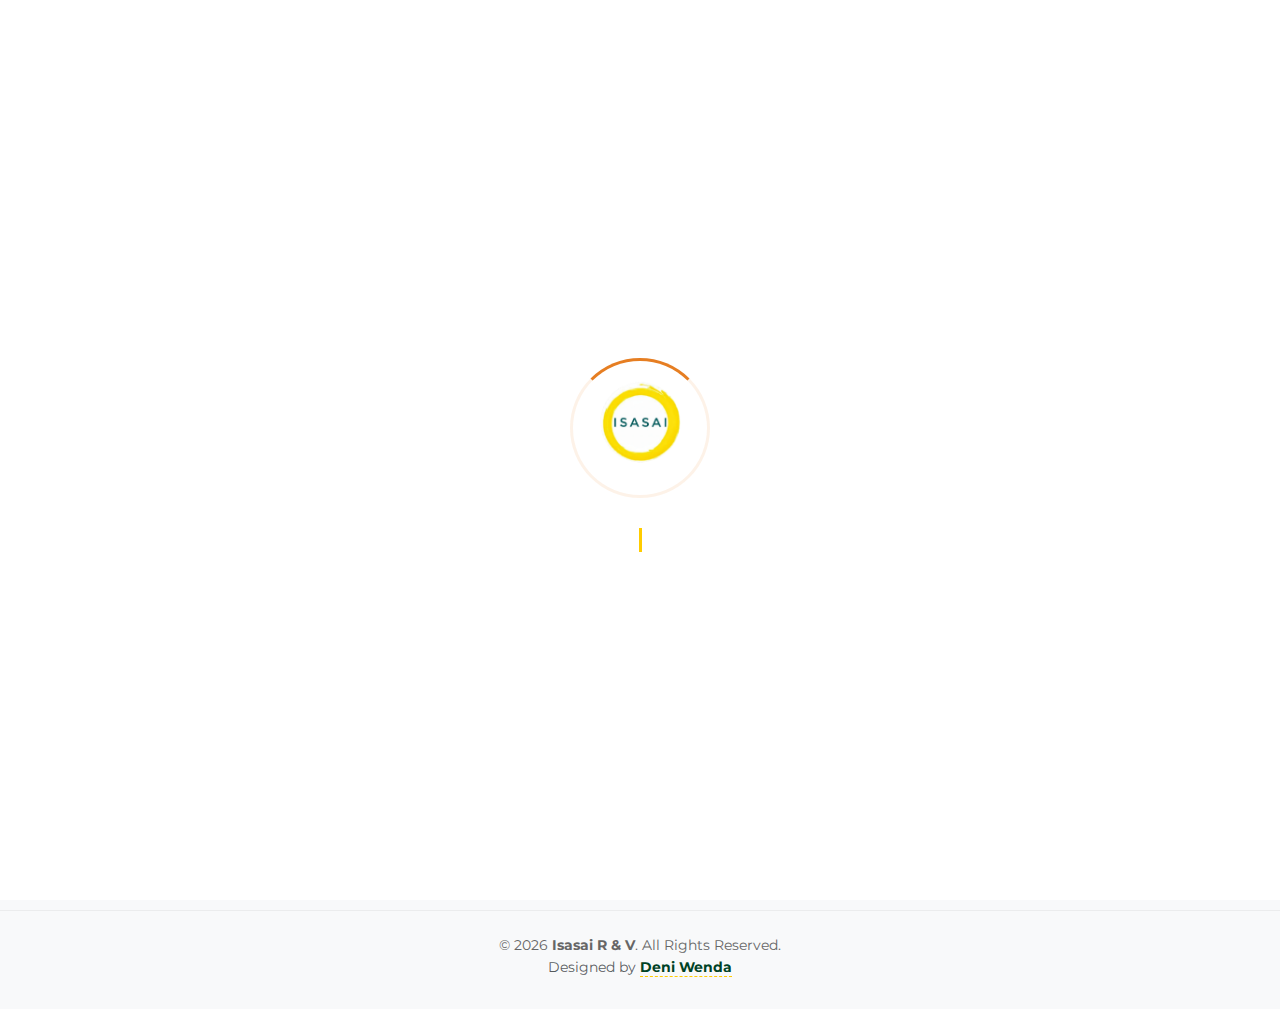
<file: index.html>
<!DOCTYPE html>
<html lang="id">

<head>
    <meta charset="UTF-8">
    <meta name="viewport" content="width=device-width, initial-scale=1.0">
    <title>Isasai R &amp; V | Digital Menu</title>
    <!-- SEO BASIC -->
    <meta name="description"
        content="Isasai R & V adalah restoran & venue di Jayapura dengan menu makanan dan minuman khas Papua. Nikmati hidangan lezat dengan view indah Danau Sentani.">
    <meta name="keywords"
        content="Isasai, Isasai R & V, Isasai Jayapura, Isasai Danau Sentani, restoran Jayapura, restoran Danau Sentani, cafe Jayapura, tempat makan Jayapura, menu Isasai">
    <meta name="author" content="Isasai R & V">
    <meta name="robots" content="index, follow">

    <!-- LOCATION & LOCAL SEO -->
    <meta name="geo.region" content="ID-PAP">
    <meta name="geo.placename" content="Jayapura, Papua">
    <meta name="geo.position" content="-2.598041;140.622625">
    <meta name="ICBM" content="-2.598041, 140.622625">

    <!-- OPEN GRAPH (Facebook, WhatsApp, IG) -->
    <meta property="og:title" content="Isasai R & V | Restoran & Venue di Jayapura">
    <meta property="og:description"
        content="Menu makanan & minuman khas Papua dengan view Danau Sentani. Isasai R & V – Jayapura.">
    <meta property="og:type" content="Menu Online">
    <meta property="og:url" content="https://isasaimenu.online/">
    <meta property="og:image" content="https://isasaimenu.online/assets/Logo-isasai1.png">
    <meta property="og:locale" content="id_ID">

    <!-- TWITTER CARD -->
    <meta name="twitter:card" content="summary_large_image">
    <meta name="twitter:title" content="Isasai R & V | Restoran Jayapura">
    <meta name="twitter:description"
        content="Restoran & venue dengan menu khas Papua dan view Danau Sentani di Jayapura.">
    <meta name="twitter:image" content="https://isasaimenu.online/assets/Logo-isasai1.png">

    <link href="https://cdn.jsdelivr.net/npm/bootstrap@5.3.0/dist/css/bootstrap.min.css" rel="stylesheet">
    <link rel="stylesheet" href="https://cdn.jsdelivr.net/npm/bootstrap-icons@1.11.0/font/bootstrap-icons.css">
    <link href="https://cdn.jsdelivr.net/npm/bootstrap-icons/font/bootstrap-icons.css" rel="stylesheet">
    <link
        href="https://fonts.googleapis.com/css2?family=Playfair+Display:wght@700&family=Montserrat:wght@500&display=swap"
        rel="stylesheet">
    <link rel="stylesheet" href="css/style-v2.css">
</head>

<body>
    <div id="preloader">
    <div class="loader-content">
        <div class="logo-wrapper">
            <img src="assets/Logo-isasai.png" alt="Logo Isasai" class="loader-logo">
            <div class="spinner"></div>
        </div>

        <div class="typing-container">
            <div class="loading-text">Welcome To Our Digital Menu</div>
        </div>
    </div>
</div>
    <header id="hero-view" class="hero-section d-flex align-items-center justify-content-center text-center text-white">
        <div class="hero-overlay"></div>
        <div class="hero-content position-relative p-4" style="z-index: 2">
            <div class="glass-card p-5 shadow-lg">
                <img src="assets/Logo-isasai.png" alt="Logo Isasai" class="hero-logo">
                <h1 class="display-5 fw-bold cafe-title">ISASAI</h1>
                <h4 class="fst-italic">R &amp; V</h4>
                <p class="lead small mb-4 px-3">
                    Menyediakan Kebaikan Tanah Papua, <br>
                    Hadir Setiap Hari.
                </p>
                <button type="button" class="btn btn-cta-orange btn-lg px-5 fw-bold shadow" onclick="enterApp()">
                    Lihat Menu
                </button>
            </div>
        </div>
    </header>

    <div id="main-app" style="display: none;">
        <nav class="navbar navbar-dark sticky-top p-3 shadow">
            <div class="container d-flex justify-content-between align-items-center">
                <a class="navbar-brand d-flex align-items-center" href="#home" onclick="showPage('home')">
                    <span class="fs-4 me-2">ISASAI ~</span>
                    <span class="fs-6 fst-italic text-warning">R &amp; V</span>
                </a>
                <div class="position-relative cart-icon" onclick="showPage('cart')" role="button">
                    <i class="bi bi-bag-fill fs-3 text-white cart-target"></i>
                    <span id="cart-count" class="badge rounded-pill bg-danger">0</span>
                </div>
            </div>
        </nav>

        <main class="container my-4">
            <section id="home-view">
                <div class="category-scroll-container">
                    <div class="d-flex flex-nowrap gap-2 py-2 px-1" id="category-list">
                        <button type="button" onclick="filterMenu('Semua')"
                            class="btn btn-cat active fw-bold">Semua</button>

                        <div class="dropdown">
                            <button type="button" class="btn btn-cat dropdown-toggle fw-bold" data-bs-toggle="dropdown">
                                Makanan
                            </button>
                            <ul class="dropdown-menu shadow">
                                <li>
                                    <button type="button" class="dropdown-item" onclick="filterSub('Paket/Combo')">Paket
                                        / Combo</button>
                                </li>
                                <li>
                                    <button type="button" class="dropdown-item" onclick="filterSub('Menu Satuan')">Menu
                                        Satuan</button>
                                </li>
                                <li>
                                    <button type="button" class="dropdown-item"
                                        onclick="window.location.href='tumpeng.html'">Tumpeng Isasai</button>
                                </li>
                                <li>
                                    <button type="button" class="dropdown-item"
                                        onclick="window.location.href='hampers.html'">Hampers Isasai</button>
                                </li>
                                <li>
                                    <button type="button" class="dropdown-item"
                                        onclick="window.location.href='mealbox.html'">Mealbox Isasai</button>
                                </li>
                            </ul>
                        </div>

                        <div class="dropdown">
                            <button type="button" class="btn btn-cat dropdown-toggle fw-bold" data-bs-toggle="dropdown">
                                Minuman
                            </button>
                            <ul class="dropdown-menu shadow">
                                <li><button type="button" class="dropdown-item"
                                        onclick="filterSub('Teh Herbal Papua')">Tea Herbal Papua</button></li>
                                <li><button type="button" class="dropdown-item" onclick="filterSub('Kopi')">Kopi
                                        Arabika Papua</button></li>
                                <li><button type="button" class="dropdown-item" onclick="filterSub('Jus')">Jus
                                        Buah Segar</button></li>
                                <li><button type="button" class="dropdown-item" onclick="filterSub('Special')">Minuman
                                        Spesial</button></li>
                                <li><button type="button" class="dropdown-item" onclick="filterSub('Teh Biasa')">Tea
                                        Variasi</button></li>
                            </ul>
                        </div>

                        <div class="dropdown">
                            <button type="button" class="btn btn-cat dropdown-toggle fw-bold" data-bs-toggle="dropdown">
                                Snack
                            </button>
                            <ul class="dropdown-menu shadow">
                                <li>
                                    <button type="button" class="dropdown-item"
                                        onclick="filterSub('Snack Pangan Lokal')">
                                        Snack Isasai
                                    </button>
                                </li>
                                <li>
                                    <button type="button" class="dropdown-item"
                                        onclick="filterSub('Snack Plate Isasai')">
                                        Snack Plate Isasai
                                    </button>
                                </li>
                            </ul>
                        </div>
                        <button type="button" onclick="filterMenu('Extra')" class="btn btn-cat fw-bold">Extra</button>
                    </div>
                </div>

                <div class="row g-2" id="menu-container"></div>
            </section>

            <section id="cart-view" style="display:none;">
                <h4 class="mb-4 fw-bold">Detail Pesanan</h4>
                <div class="row">
                    <div class="col-lg-8 mb-4">
                        <div id="cart-items" class="card p-3 border-0 shadow-sm"></div>
                    </div>
                    <div class="col-lg-4">
                        <div class="card p-3 border-0 shadow-sm sticky-form">
                            <h5 class="fw-bold mb-3">Informasi Pelanggan</h5>
                            <form id="checkout-form">
                                <input type="text" id="nama" class="form-control mb-2" placeholder="Nama Lengkap"
                                    required>
                                <input type="tel" id="whatsapp" class="form-control mb-2" placeholder="Nomor yang bisa Dihubungi"
                                    required>
                                <textarea id="alamat" class="form-control mb-2"
                                    placeholder="Alamat (kosongkan jika makan di tempat)"></textarea>
                                <select id="pembayaran" class="form-select mb-3">
                                    <option>Transfer Bank / QRIS</option>
                                    <option>Tunai/Cash</option>
                                </select>
                                <div class="d-flex justify-content-between fs-5 fw-bold mb-3">
                                    <span>Total</span>
                                    <span id="total-harga" class="text-success">Rp 0</span>
                                </div>
                                <button type="submit" class="btn btn-success w-100 fw-bold p-3">
                                    <i class="bi bi-whatsapp me-2"></i>Kirim ke Admin
                                </button>
                            </form>
                        </div>
                    </div>
                </div>
            </section>

            <section id="contact-view" style="display:none; padding: 20px 16px 120px;">

                <h2 class="text-center mb-4">Kontak &amp; Lokasi</h2>

                <div class="contact-actions">

                    <a href="https://maps.google.com/?q=belakang+Expo+Waena+Jayapura" target="_blank"
                        class="contact-action">
                        <span class="icon">📍</span>
                        <div class="text">
                            <strong>Alamat</strong>
                            <small>Belakang Expo, Waena – Jayapura</small>
                        </div>
                    </a>

                    <a href="tel:+628114814415" class="contact-action">
                        <span class="icon">📞</span>
                        <div class="text">
                            <strong>Telepon</strong>
                            <small>+628114814415</small>
                        </div>
                    </a>

                    <div class="contact-action disabled">
                        <span class="icon">🕘</span>
                        <div class="text">
                            <strong>Jam Operasional</strong>
                            <small>10.00 – 21.00 WIT</small>
                        </div>
                    </div>

                </div>

                <div class="map-wrapper mt-4">
                    <iframe
                        src="https://www.google.com/maps/embed?pb=!1m18!1m12!1m3!1d3830.0251866194803!2d140.62262527478106!3d-2.5980407973799706!2m3!1f0!2f0!3f0!3m2!1i1024!2i768!4f13.1!3m3!1m2!1s0x686cf5a9c62d79b3%3A0xc37a24107e869a96!2sIsasai%20Restaurant%20%26%20Venue!5e1!3m2!1sen!2sid!4v1769332910744!5m2!1sen!2sid"
                        loading="lazy" allowfullscreen>
                    </iframe>
                </div>

            </section>

        </main>
    </div>

    <div id="floating-cart-bar" class="fixed-bottom p-3 d-none" style="z-index: 1050; bottom: 80px;">
        <div class="container">
            <div class="floating-checkout p-3 d-flex justify-content-between align-items-center"
                onclick="showPage('cart')">
                <div class="d-flex align-items-center">
                    <div class="bg-white text-orange rounded-circle px-2 py-1 me-3 fw-bold shadow-sm"
                        id="floating-count">0</div>
                    <span class="small fw-bold">PESANAN ANDA</span>
                </div>
                <div class="text-end">
                    <span class="fw-bold h5 mb-0" id="floating-total">Rp 0</span>
                    <i class="bi bi-chevron-right ms-2"></i>
                </div>
            </div>
        </div>
    </div>

    <nav class="mobile-bottom-nav" style="display:none;">
        <a class="nav-item" data-target="home" onclick="showPage('home')">
            <i class="bi bi-list"></i>
            <span>Menu</span>
        </a>
        <a class="nav-item" data-target="cart" onclick="showPage('cart')">
            <i class="bi bi-cart"></i>
            <span>Cart</span>
        </a>
        <a class="nav-item" data-target="contact" onclick="showPage('contact')">
            <i class="bi bi-geo-alt"></i>
            <span>Kontak</span>
        </a>
    </nav>

    <div class="modal fade" id="detailMenuModal" tabindex="-1" aria-hidden="true">
        <div class="modal-dialog modal-dialog-centered">
            <div class="modal-content border-0 shadow rounded-4">
                <div id="detail-menu-content">
                </div>
            </div>
        </div>
    </div>

    <footer class="copyright-section text-center py-4">
        <div class="container">
            <p class="mb-0">
                &copy; 2026 <strong>Isasai R &amp; V</strong>. All Rights Reserved.
            </p>
            <p class="small text-muted">
                Designed by <a href="https://apwenda.github.io/Deni-W/" target="_blank" class="designer-link">Deni
                    Wenda</a>
            </p>
        </div>
    </footer>
    <script src="https://cdn.jsdelivr.net/npm/bootstrap@5.3.0/dist/js/bootstrap.bundle.min.js"></script>
    <script src="js/script.js"></script>
    <script>
// Gunakan event 'DOMContentLoaded' agar jalan lebih cepat sebelum gambar berat di-load
window.addEventListener("DOMContentLoaded", function() {
    const loader = document.getElementById("preloader");
    const heroView = document.getElementById("hero-view");
    const mainApp = document.getElementById("main-app");
    const bottomNav = document.querySelector(".mobile-bottom-nav");

    const urlParams = new URLSearchParams(window.location.search);
    const targetPage = urlParams.get('page');

    if (targetPage === 'menu') {
        // --- JALUR PINTAS (TANPA LOADING & HERO) ---
        if (loader) loader.style.display = "none";

        // Sembunyikan Hero View secara agresif
        if (heroView) {
            heroView.style.setProperty('display', 'none', 'important');
            heroView.classList.add('hero-hidden');
        }

        // Tampilkan Main App & Navigasi
        if (mainApp) {
            mainApp.style.setProperty('display', 'block', 'important');
            mainApp.classList.add('show-app');
        }

        if (bottomNav) {
            bottomNav.style.setProperty('display', 'flex', 'important');
        }

        // Jalankan filter jika ada
        if (typeof filterMenu === "function") filterMenu('Semua');

    } else {
        // --- JALUR NORMAL (FIRST VISIT) ---
        window.addEventListener("load", function() {
            // Kita beri waktu 4000ms (4 detik) agar teks ketik selesai (durasi animasi 3.5s)
            setTimeout(function() {
                if (loader) {
                    loader.classList.add("loader-hidden");
                    // Hapus dari DOM setelah animasi fade-out selesai (0.5s)
                    setTimeout(() => loader.style.display = "none", 500);
                }
            }, 4000);
        });
    }
});
</script>
</body>

</html>
</file>
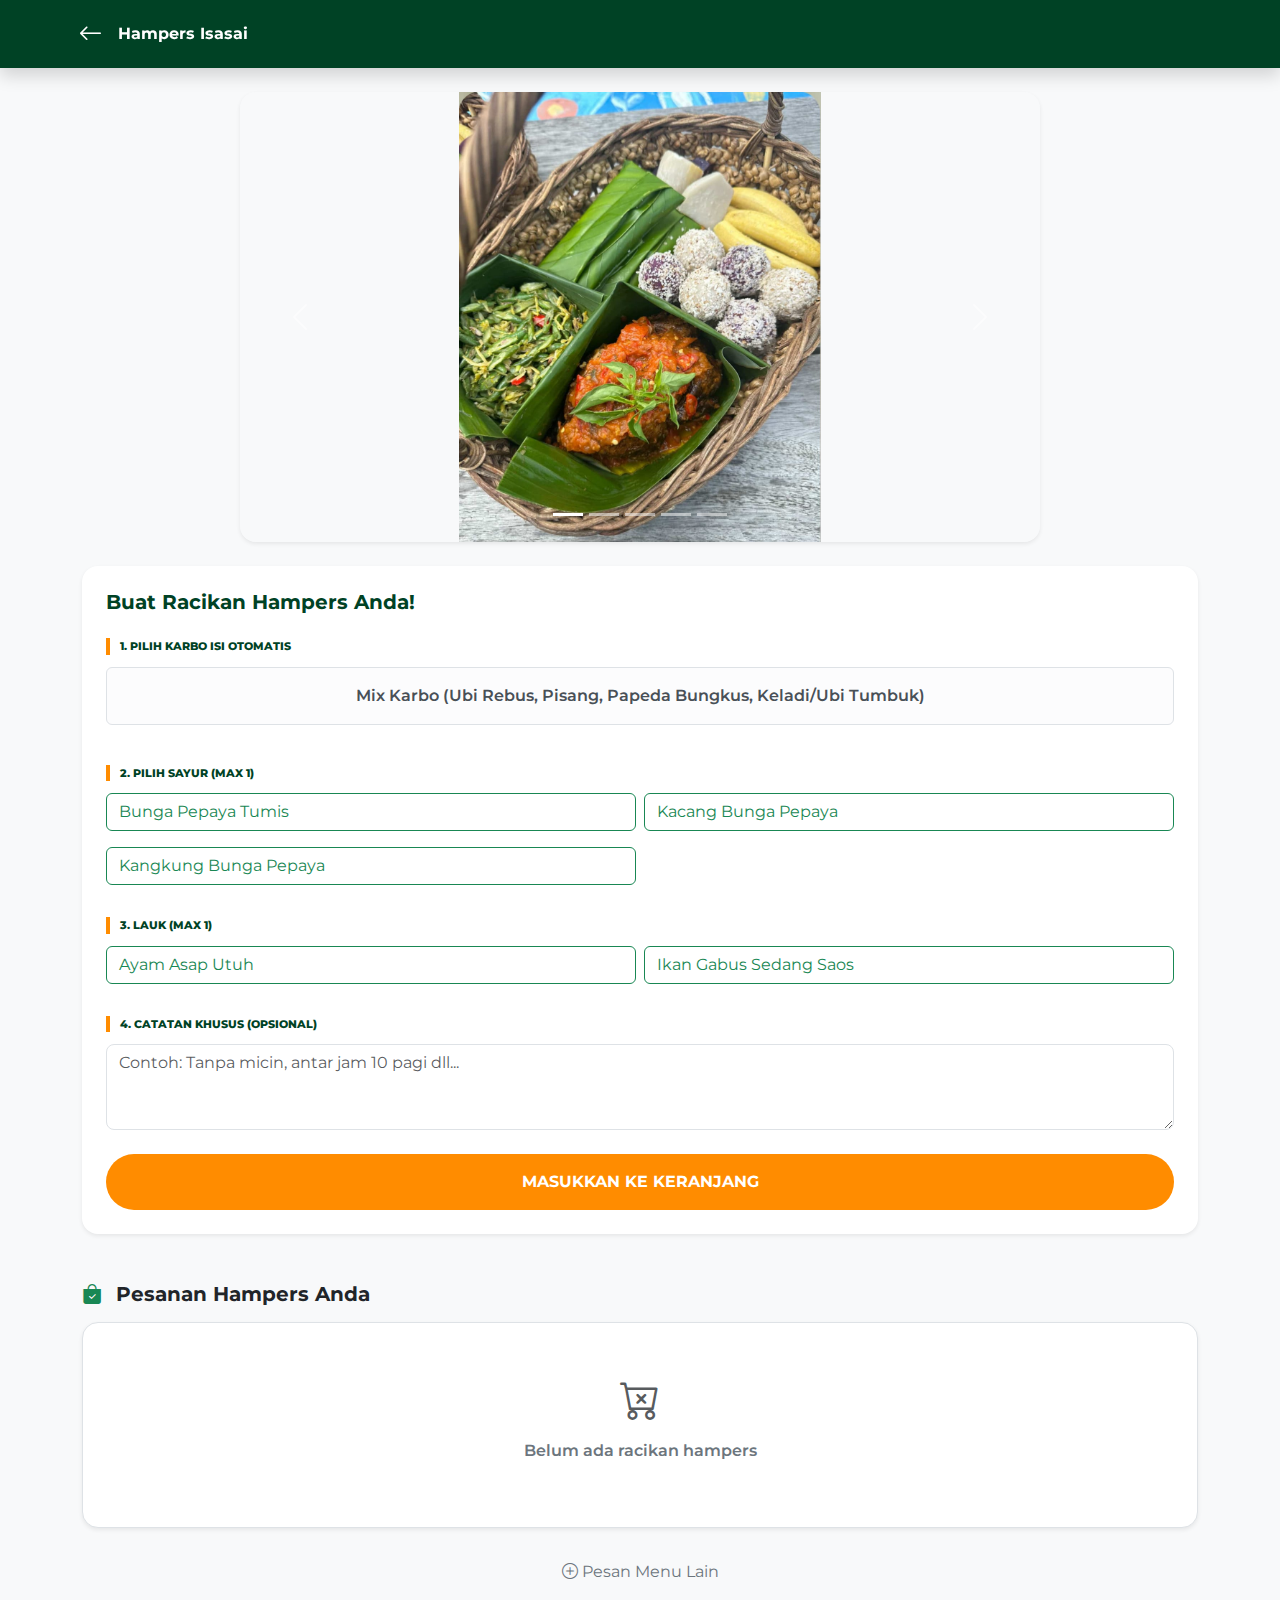
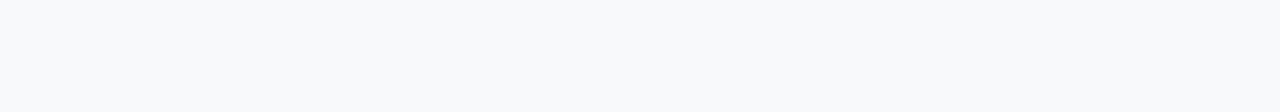
<file: hampers.html>
<!DOCTYPE html>
<html lang="id">

<head>
    <meta charset="UTF-8">
    <meta name="viewport" content="width=device-width, initial-scale=1.0">
    <title>Custom Hampers Papua | Isasai R & V</title>

    <link href="https://cdn.jsdelivr.net/npm/bootstrap@5.3.0/dist/css/bootstrap.min.css" rel="stylesheet">
    <link rel="stylesheet" href="https://cdn.jsdelivr.net/npm/bootstrap-icons@1.11.0/font/bootstrap-icons.css">
    <link href="https://fonts.googleapis.com/css2?family=Montserrat:wght@400;700&display=swap" rel="stylesheet">
    <link rel="stylesheet" href="css/hampers-style.css">
</head>

<body class="bg-light">

    <nav class="navbar navbar-dark sticky-top shadow" style="background-color: #004225;">
        <div class="container p-2">
            <a href="index.html" class="text-white text-decoration-none d-flex align-items-center">
                <i class="bi bi-arrow-left fs-4 me-3"></i>
                <span class="fw-bold">Hampers Isasai</span>
            </a>
        </div>
    </nav>

    <main class="container my-4 pb-5">

        <div id="carouselPromo" class="carousel slide mb-4 shadow-sm rounded-4 overflow-hidden" data-bs-ride="carousel">
            <div class="carousel-indicators" id="carousel-indicators"></div>
            <div class="carousel-inner" id="carousel-inner-promo"></div>
            <button class="carousel-control-prev" type="button" data-bs-target="#carouselPromo" data-bs-slide="prev">
                <span class="carousel-control-prev-icon"></span>
            </button>
            <button class="carousel-control-next" type="button" data-bs-target="#carouselPromo" data-bs-slide="next">
                <span class="carousel-control-next-icon"></span>
            </button>
        </div>

        <div class="card border-0 shadow-sm rounded-4 mb-5">
            <div class="card-body p-4">
                <h5 class="fw-bold mb-4" style="color: #004225;">Buat Racikan Hampers Anda!</h5>
                <form id="hampers-form">
                    <div class="mb-4">
                        <label class="section-label">1. PILIH KARBO ISI OTOMATIS</label>
                        <div id="karbo-container" class="row g-2"></div>
                    </div>

                    <div class="mb-4">
                        <label class="section-label">2. PILIH SAYUR (MAX 1)</label>
                        <div id="sayur-container" class="row g-2"></div>
                    </div>

                    <div class="mb-4">
                        <label class="section-label">3. LAUK (MAX 1)</label>
                        <div id="lauk-container" class="row g-2"></div>
                    </div>

                    <div class="mb-4">
                        <label class="section-label">4. CATATAN KHUSUS (OPSIONAL)</label>
                        <textarea id="catatan-khusus" class="form-control rounded-3" rows="3"
                            placeholder="Contoh: Tanpa micin, antar jam 10 pagi dll..."></textarea>
                    </div>

                    <button type="button" id="btn-add" class="btn btn-cta-orange w-100 py-3 rounded-pill fw-bold"
                        onclick="addToHampersCart()">
                        MASUKKAN KE KERANJANG
                    </button>
                </form>
            </div>
        </div>

        <div id="hampers-cart-view">
            <h5 class="fw-bold mb-3">
                <i class="bi bi-bag-check-fill me-2 text-success"></i>
                Pesanan Hampers Anda
            </h5>

            <div id="hampers-cart-items"></div>

            <div id="add-more-container" class="d-none mt-2 mb-4 text-center">
                <button type="button" class="btn btn-sm btn-outline-success rounded-pill px-4 fw-bold"
                    onclick="scrollToForm()">
                    <i class="bi bi-plus-lg me-1"></i> Tambah Hampers Lagi
                </button>
            </div>

            <div id="service-type-container" class="mb-4 d-none animate__animated animate__fadeIn">
                <label class="section-label mb-3 fs-5 text-center d-block">PILIH TIPE LAYANAN</label>
                <div class="row g-3">
                    <div class="col-6">
                        <input type="radio" class="btn-check" name="service-type" id="type-dinein" value="Dine In"
                            onchange="handleServiceSelection()">
                        <label class="service-card" for="type-dinein">
                            <i class="bi bi-shop color-circle"></i>
                            <span>Makan di Tempat</span>
                        </label>
                    </div>

                    <div class="col-6">
                        <input type="radio" class="btn-check" name="service-type" id="type-delivery" value="Delivery"
                            onchange="handleServiceSelection()">
                        <label class="service-card" for="type-delivery">
                            <i class="bi bi-truck"></i>
                            <span>Jarak Jauh</span>
                        </label>
                    </div>
                </div>
            </div>

            <div id="customer-info-form"
                class="card border-0 shadow-sm rounded-4 d-none animate__animated animate__fadeInUp">
                <div class="card-body p-4">
                    <h6 class="fw-bold mb-3" style="color: #004225;">Informasi Pelanggan</h6>

                    <div id="dp-alert" class="alert alert-warning py-2 mb-3 d-none"
                        style="font-size: 12px; border-radius: 10px; border: none; background-color: #fff3cd;">
                        <i class="bi bi-exclamation-triangle-fill me-2"></i>
                        <strong>Penting:</strong> Pesanan diproses setelah pembayaran <strong>DP minimal 50%</strong>.
                    </div>

                    <div class="mb-3">
                        <input type="text" id="cust-name" class="form-control form-control-sm rounded-3"
                            placeholder="Nama Lengkap">
                    </div>

                    <div class="mb-3">
                        <input type="tel" id="cust-phone" class="form-control form-control-sm rounded-3"
                            placeholder="No. WhatsApp Aktif">
                    </div>

                    <div id="delivery-fields" class="d-none">
                        <div class="mb-3">
                            <textarea id="cust-address" class="form-control form-control-sm rounded-3" rows="2"
                                placeholder="Alamat Pengiriman Lengkap"></textarea>
                        </div>
                        <div class="mb-3">
                            <input type="url" id="cust-maps" class="form-control form-control-sm rounded-3"
                                placeholder="Link Google Maps (Opsional)">
                        </div>
                    </div>

                    <div class="mb-0">
                        <label id="payment-label" class="form-label fw-bold small" style="color: #004225;">Metode
                            Pembayaran:</label>
                        <select id="cust-payment" class="form-select form-select-sm rounded-3">
                            <option value="" selected disabled>Pilih Metode Pembayaran</option>
                            <option value="Transfer Bank">Transfer Bank</option>
                            <option value="Tunai">Tunai / Cash</option>
                            <option value="QRIS">QRIS</option>
                        </select>
                    </div>
                </div>
            </div>

            <div class="mt-4 pb-5">
                <button class="btn btn-success w-100 py-3 rounded-pill fw-bold shadow mb-3" id="btn-checkout-wa"
                    style="display:none;" onclick="checkoutHampersWA()">
                    <i class="bi bi-whatsapp me-2"></i>Kirim Pesanan Hampers
                </button>

                <a href="index.html" class="btn btn-outline-secondary w-100 py-2 rounded-pill border-0">
                    <i class="bi bi-plus-circle me-1"></i>Pesan Menu Lain
                </a>
            </div>

        </div>
    </main>

    <script src="https://cdn.jsdelivr.net/npm/bootstrap@5.3.0/dist/js/bootstrap.bundle.min.js"></script>
    <script src="js/hampers-logic.js"></script>

</body>

</html>
</file>
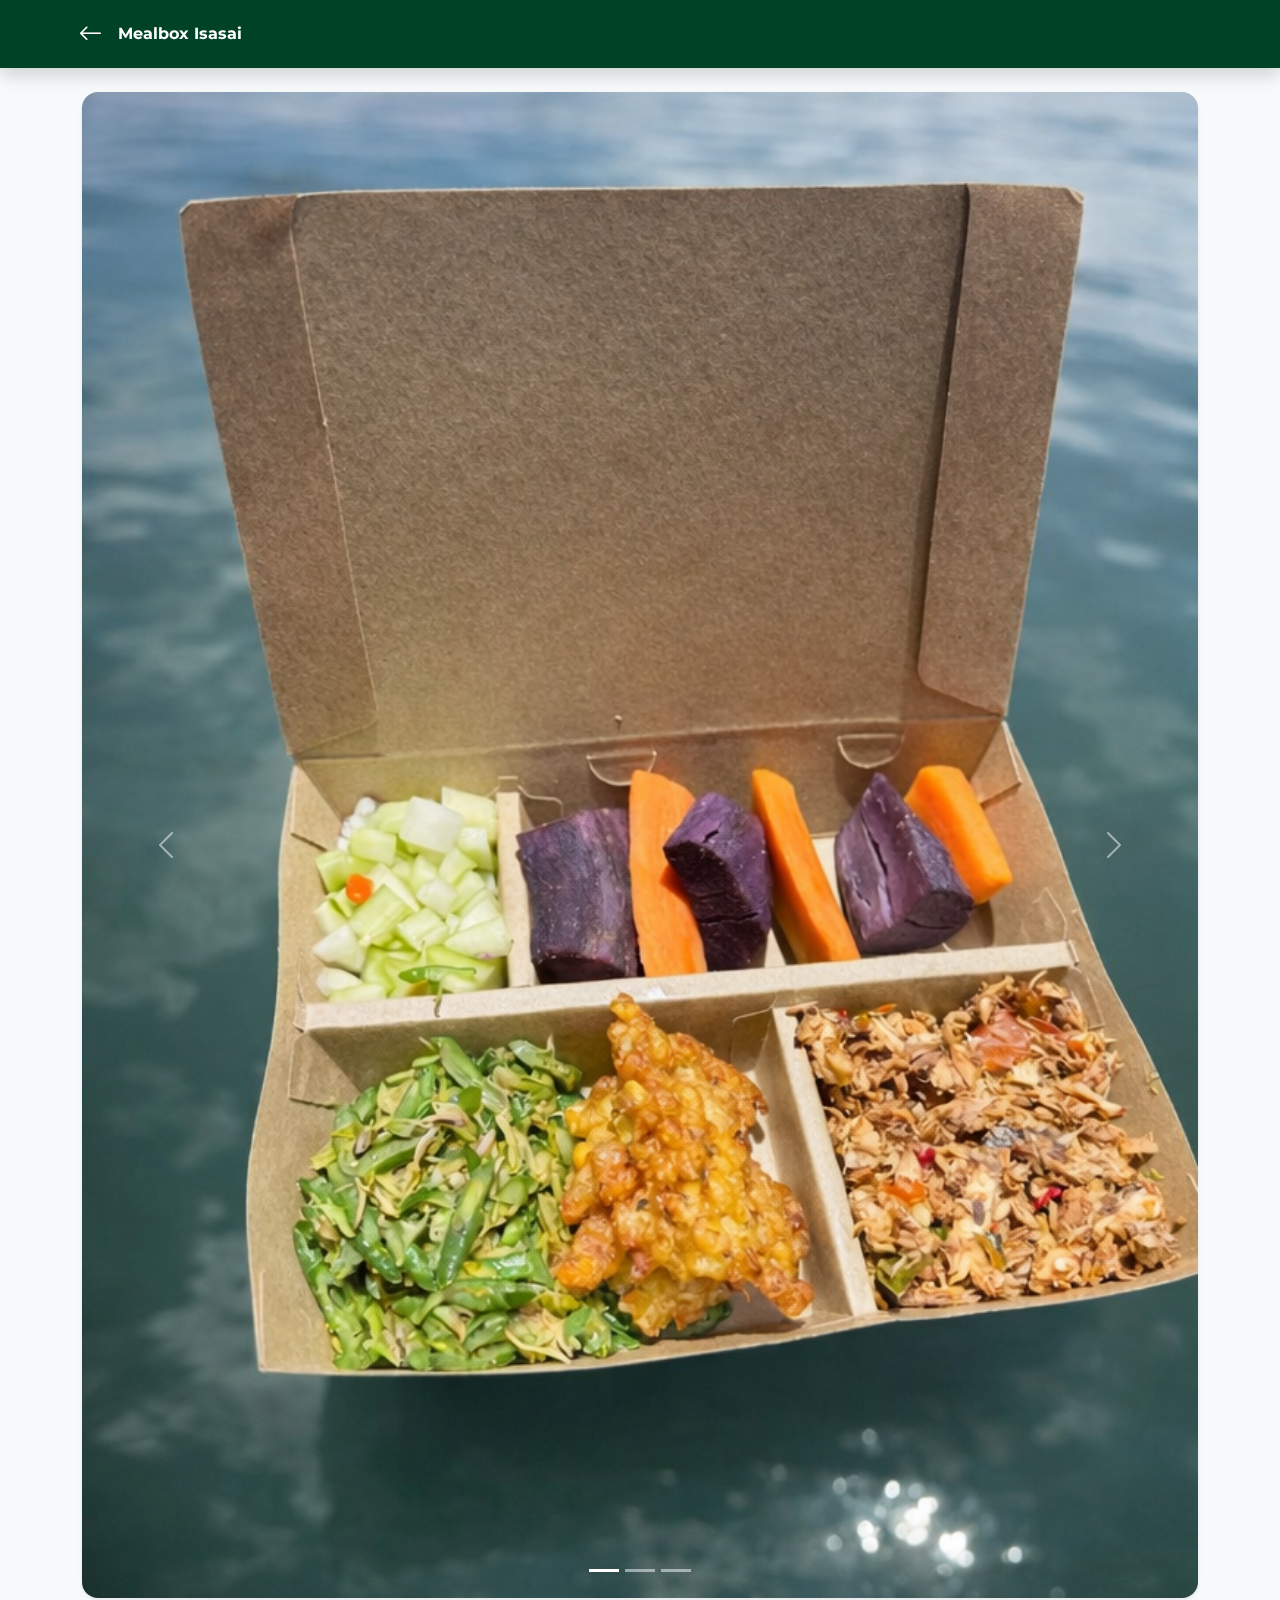
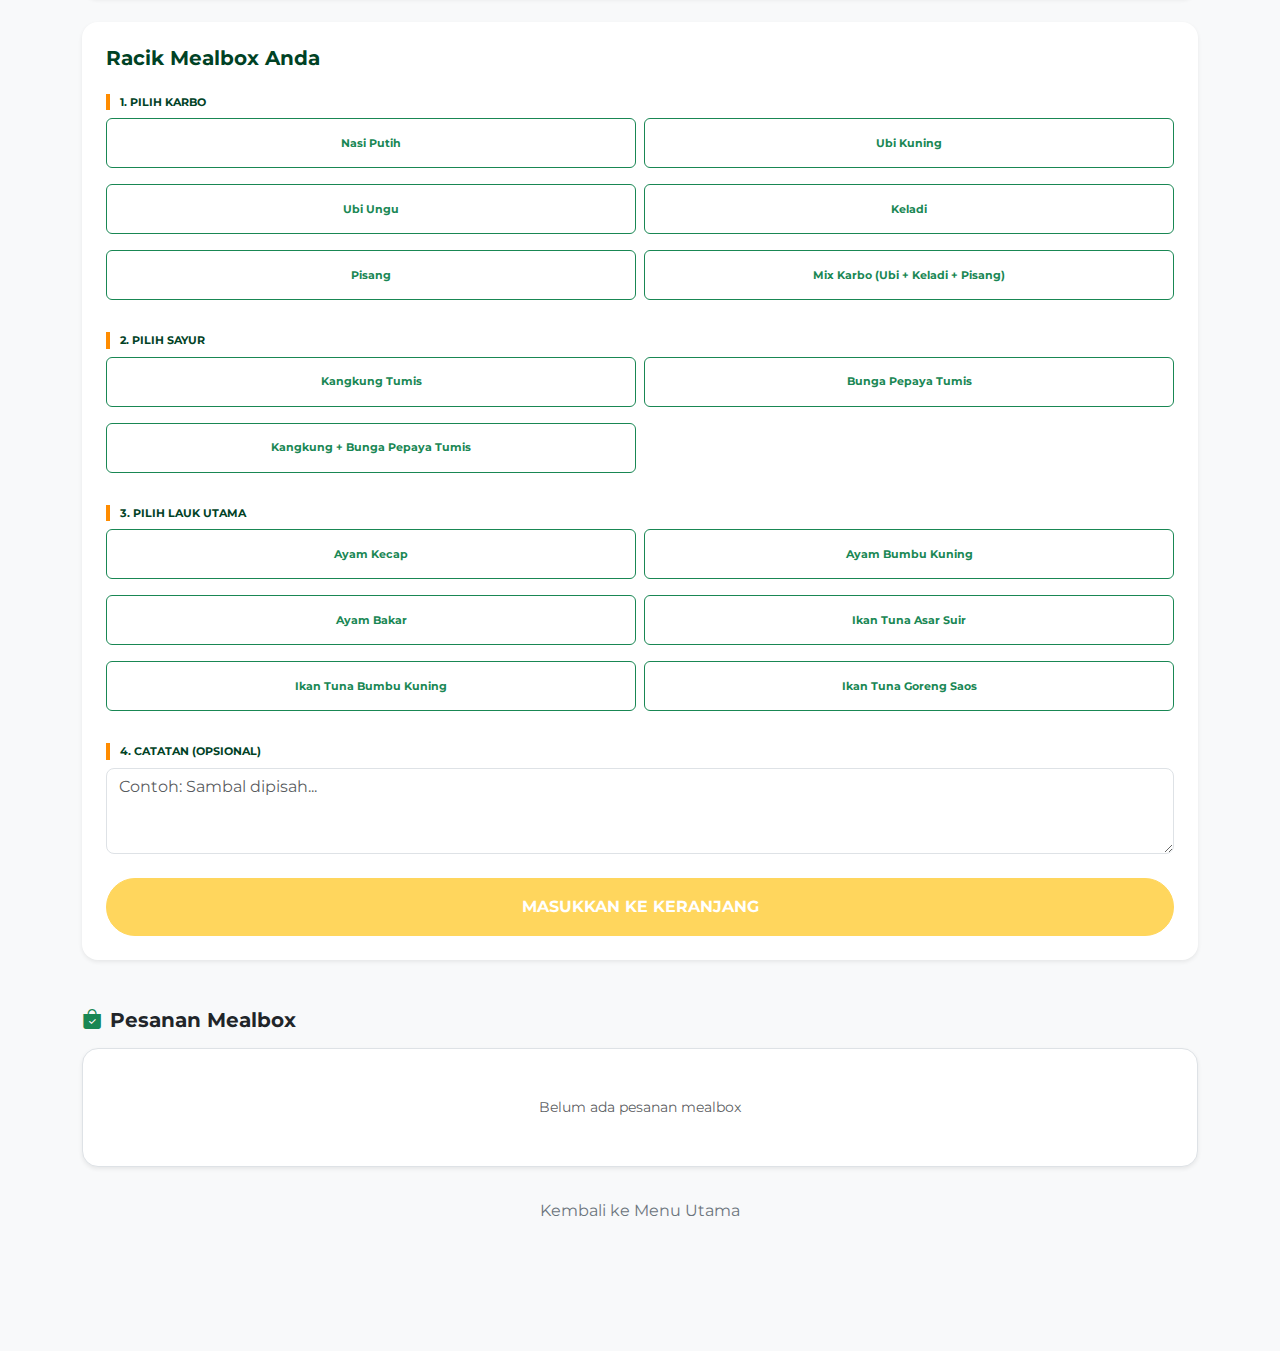
<file: mealbox.html>
<!DOCTYPE html>
<html lang="id">
<head>
    <meta charset="UTF-8">
    <meta name="viewport" content="width=device-width, initial-scale=1.0">
    <title>Custom Mealbox | Isasai R & V</title>
    <link href="https://cdn.jsdelivr.net/npm/bootstrap@5.3.0/dist/css/bootstrap.min.css" rel="stylesheet">
    <link rel="stylesheet" href="https://cdn.jsdelivr.net/npm/bootstrap-icons@1.11.0/font/bootstrap-icons.css">
    <link href="https://fonts.googleapis.com/css2?family=Montserrat:wght@400;700&display=swap" rel="stylesheet">
    <link rel="stylesheet" href="css/hampers-style.css"> </head>
<body class="bg-light">

    <nav class="navbar navbar-dark sticky-top shadow" style="background-color: #004225;">
        <div class="container p-2">
            <a href="index.html" class="text-white text-decoration-none d-flex align-items-center">
                <i class="bi bi-arrow-left fs-4 me-3"></i>
                <span class="fw-bold">Mealbox Isasai</span>
            </a>
        </div>
    </nav>

    <main class="container my-4 pb-5">
        <div id="carouselMealbox" class="carousel slide mb-4 shadow-sm rounded-4 overflow-hidden" data-bs-ride="carousel">
            <div class="carousel-indicators" id="carousel-indicators"></div>
            <div class="carousel-inner" id="carousel-inner-promo"></div>
            <button class="carousel-control-prev" type="button" data-bs-target="#carouselMealbox" data-bs-slide="prev">
                <span class="carousel-control-prev-icon"></span>
            </button>
            <button class="carousel-control-next" type="button" data-bs-target="#carouselMealbox" data-bs-slide="next">
                <span class="carousel-control-next-icon"></span>
            </button>
        </div>

        <div class="card border-0 shadow-sm rounded-4 mb-5">
            <div class="card-body p-4">
                <h5 class="fw-bold mb-4" style="color: #004225;">Racik Mealbox Anda</h5>
                <form id="mealbox-form">
                    <div class="mb-4">
                        <label class="section-label text-uppercase fw-bold small mb-2 d-block">1. PILIH KARBO</label>
                        <div id="karbo-container" class="row g-2"></div>
                    </div>

                    <div class="mb-4">
                        <label class="section-label text-uppercase fw-bold small mb-2 d-block">2. PILIH SAYUR</label>
                        <div id="sayur-container" class="row g-2"></div>
                    </div>

                    <div class="mb-4">
                        <label class="section-label text-uppercase fw-bold small mb-2 d-block">3. PILIH LAUK UTAMA</label>
                        <div id="lauk-container" class="row g-2"></div>
                    </div>

                    <div class="mb-4">
                        <label class="section-label text-uppercase fw-bold small mb-2 d-block">4. CATATAN (OPSIONAL)</label>
                        <textarea id="catatan-khusus" class="form-control rounded-3" rows="3" placeholder="Contoh: Sambal dipisah..."></textarea>
                    </div>

                    <button type="button" id="btn-add" class="btn btn-warning w-100 py-3 rounded-pill fw-bold text-white" onclick="addToMealboxCart()" disabled>
                        MASUKKAN KE KERANJANG
                    </button>
                </form>
            </div>
        </div>

        <div id="mealbox-cart-view">
            <h5 class="fw-bold mb-3"><i class="bi bi-bag-check-fill me-2 text-success"></i>Pesanan Mealbox</h5>
            <div id="mealbox-cart-items"></div>

            <div id="add-more-container" class="d-none mt-2 mb-4 text-center">
                <button type="button" class="btn btn-sm btn-outline-success rounded-pill px-4 fw-bold" onclick="scrollToForm()">
                    <i class="bi bi-plus-lg me-1"></i> Tambah Menu Lagi
                </button>
            </div>

            <div id="customer-info-form" class="card border-0 shadow-sm rounded-4 mt-4 d-none">
                <div class="card-body p-4">
                    <h6 class="fw-bold mb-3">Data Pengiriman</h6>
                    <div class="mb-3"><input type="text" id="cust-name" class="form-control rounded-3" placeholder="Nama Penerima"></div>
                    <div class="mb-3"><input type="tel" id="cust-phone" class="form-control rounded-3" placeholder="WhatsApp"></div>
                    <div class="mb-3"><textarea id="cust-address" class="form-control rounded-3" rows="2" placeholder="Alamat Lengkap"></textarea></div>
                    <div class="mb-3"><input type="url" id="cust-maps" class="form-control rounded-3" placeholder="Link Maps (Opsional)"></div>
                    <div class="mb-0">
                        <select id="cust-payment" class="form-select rounded-3">
                            <option value="" selected disabled>Pilih Pembayaran</option>
                            <option value="Transfer Bank">Transfer Bank</option>
                            <option value="QRIS">QRIS</option>
                            <option value="Tunai">Tunai</option>
                        </select>
                    </div>
                </div>
            </div>

            <div class="mt-4 pb-5">
                <button class="btn btn-success w-100 py-3 rounded-pill fw-bold shadow mb-3" id="btn-checkout-wa" style="display:none;" onclick="checkoutMealboxWA()">
                    <i class="bi bi-whatsapp me-2"></i>Kirim Pesanan Mealbox
                </button>
                <a href="index.html" class="btn btn-outline-secondary w-100 py-2 rounded-pill border-0">Kembali ke Menu Utama</a>
            </div>
        </div>
    </main>

    <script src="https://cdn.jsdelivr.net/npm/bootstrap@5.3.0/dist/js/bootstrap.bundle.min.js"></script>
    <script src="js/mealbox-logic.js"></script>
</body>
</html>
</file>
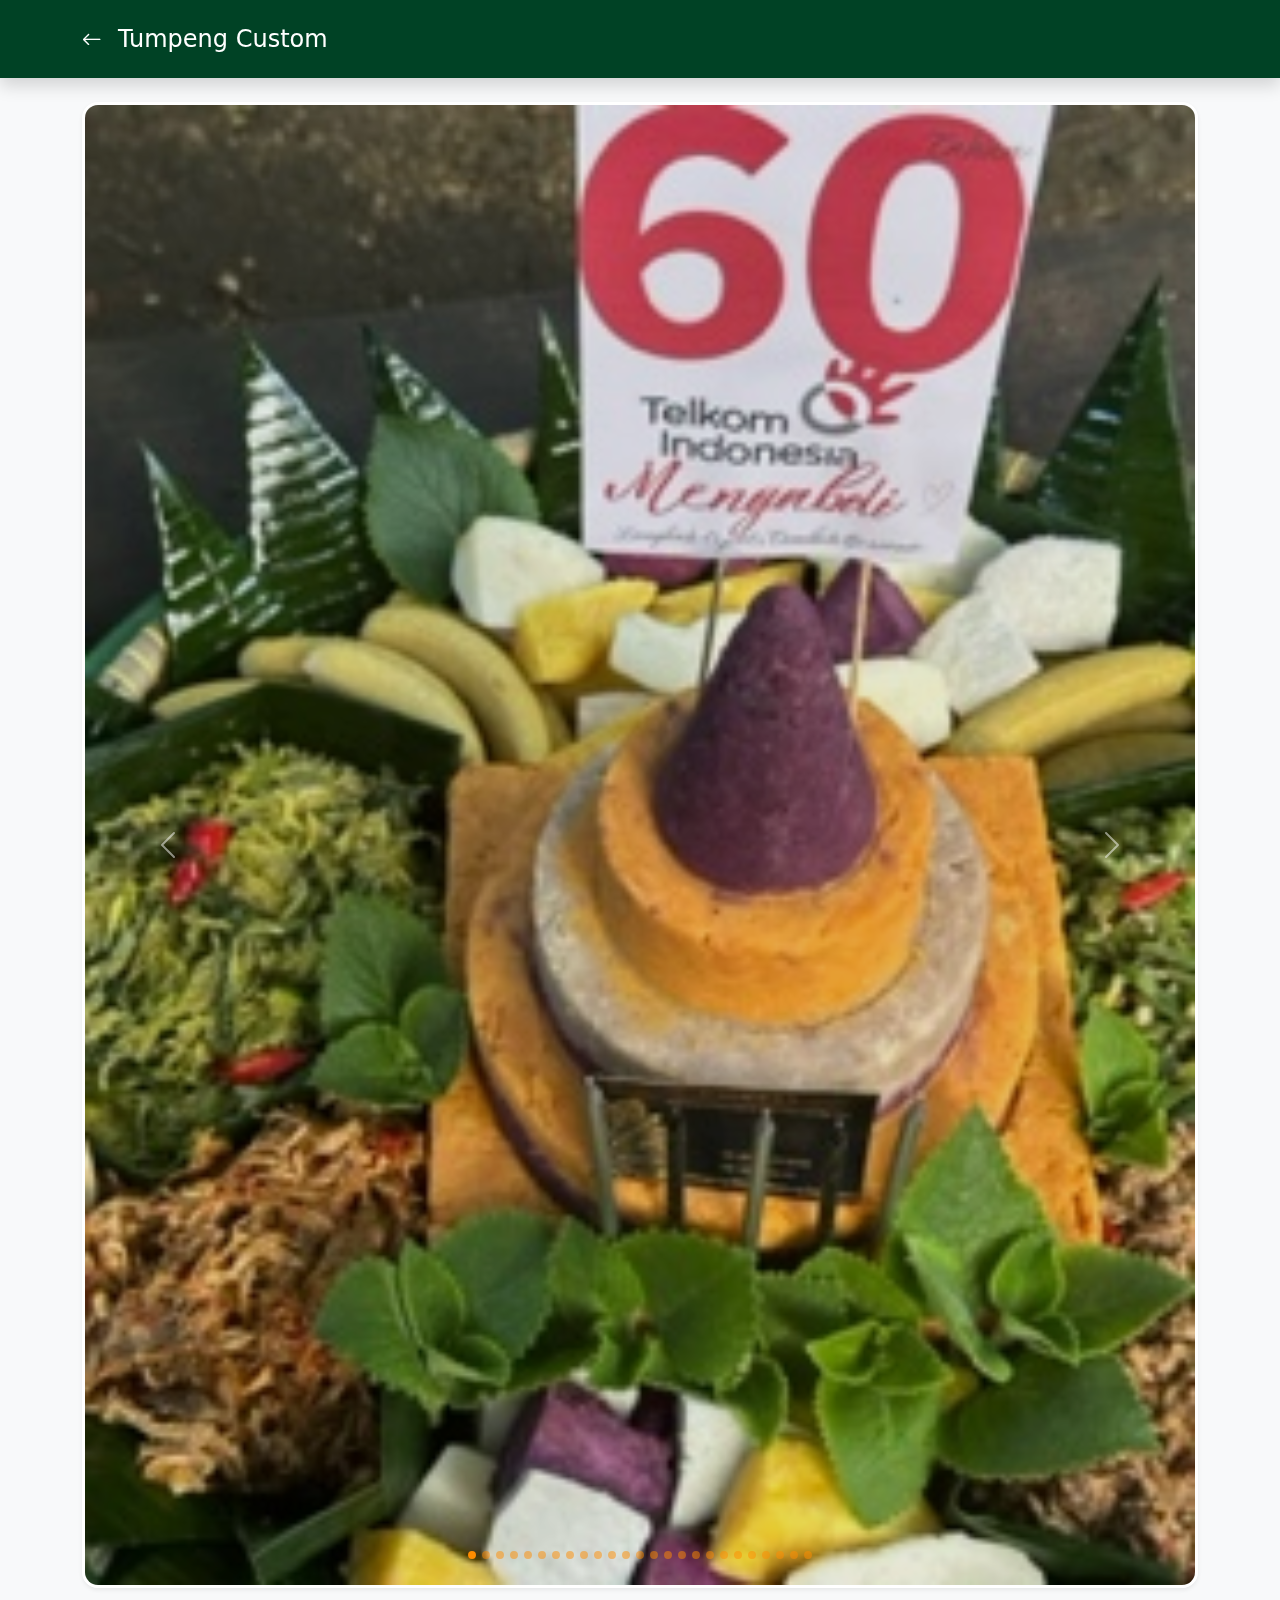
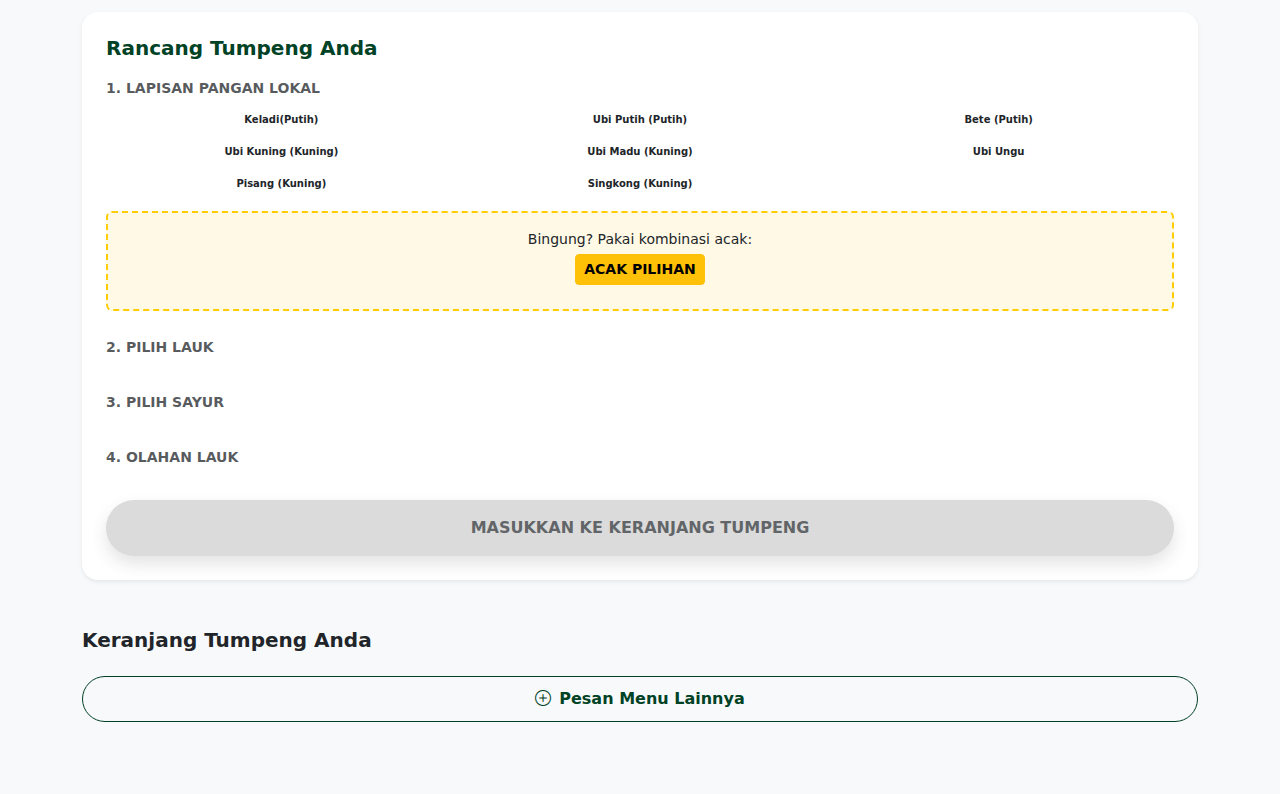
<file: tumpeng.html>
<!DOCTYPE html>
<html lang="id">
<head>
    <meta charset="UTF-8">
    <meta name="viewport" content="width=device-width, initial-scale=1.0">
    <title>Custom Tumpeng | Isasai R &amp; V</title>
    <link href="https://cdn.jsdelivr.net/npm/bootstrap@5.3.0/dist/css/bootstrap.min.css" rel="stylesheet">
    <link rel="stylesheet" href="https://cdn.jsdelivr.net/npm/bootstrap-icons@1.11.0/font/bootstrap-icons.css">
    <link rel="stylesheet" href="css/styles.css">
</head>
    <body style="background-color: #f8f9fa;">
    <nav class="navbar navbar-dark sticky-top p-3 shadow" style="background-color: #004225;">
        <div class="container d-flex justify-content-between align-items-center">
            <a class="navbar-brand d-flex align-items-center" href="index.html">
                <i class="bi bi-arrow-left me-3" onclick="history.back()"></i>
                <span class="fs-4">Tumpeng Custom</span>
            </a>
        </div>
    </nav>
    <!--Main Start-->
    <main class="container my-4 pb-5">
        <section id="promo-slider" class="mb-4">
            <div id="carouselPromo" class="carousel slide shadow-sm rounded-4 overflow-hidden" data-bs-ride="carousel">
                <div class="carousel-indicators" id="carousel-indicators">
                    </div>
                <div class="carousel-inner" id="carousel-inner-promo">
                    </div>
                <button  class="carousel-control-prev" type="button" data-bs-target="#carouselPromo" data-bs-slide="prev">
                    <span class="carousel-control-prev-icon"></span>
                </button>
                <button class="carousel-control-next" type="button" data-bs-target="#carouselPromo" data-bs-slide="next">
                    <span class="carousel-control-next-icon"></span>
                </button>
            </div>
        </section>
        <div id="racik-view">
            <div class="card border-0 shadow-sm rounded-4 p-4 mb-4">
                <h5 class="fw-bold mb-3" style="color: #004225;">Rancang Tumpeng Anda</h5>
                <form id="tumpeng-form">
                    <div class="mb-4">
                        <label class="fw-bold small text-muted text-uppercase mb-2">1. Lapisan Pangan Lokal</label>
                        <div class="row g-2" id="lapisan-container"></div>
                        <div id="random-box" class="mt-3 p-3 rounded text-center" style="border: 2px dashed #FFCC00; background: #fff9e6;">
                            <span class="small d-block mb-1">Bingung? Pakai kombinasi acak:</span>
                            <button type="button" class="btn btn-sm btn-warning fw-bold" onclick="generateRandom()">ACAK PILIHAN</button>
                            <div id="random-display" class="small fw-bold text-success mt-2"></div>
                        </div>
                    </div>

                    <div class="mb-4">
                        <label class="fw-bold small text-muted text-uppercase mb-2">2. Pilih Lauk</label>
                        <div id="lauk-container"></div>
                    </div>

                    <div class="mb-4">
                        <label class="fw-bold small text-muted text-uppercase mb-2">3. Pilih Sayur</label>
                        <div id="sayur-container"></div>
                    </div>

                    <div class="mb-4">
                        <label class="fw-bold small text-muted text-uppercase mb-2">4. Olahan Lauk</label>
                        <div id="olahan-container"></div>
                    </div>

                    <button type="button" id="btn-add" class="btn btn-cta-orange w-100 py-3 rounded-pill fw-bold shadow" disabled onclick="addToTumpengCart()">
                        MASUKKAN KE KERANJANG TUMPENG
                    </button>
                </form>
            </div>
        </div>

        <div id="tumpeng-cart-view" class="mt-5">
            <h5 class="fw-bold mb-3">Keranjang Tumpeng Anda</h5>
            <div id="tumpeng-cart-items"></div>

            <div class="d-grid gap-2 mt-4">
                <a href="index.html" class="btn btn-outline-success rounded-pill fw-bold">
                    <i class="bi bi-plus-circle me-2"></i>Pesan Menu Lainnya
                </a>
                <button class="btn btn-success py-3 rounded-pill fw-bold shadow" id="btn-checkout-wa" style="display:none;" onclick="checkoutTumpengWA()">
                    <i class="bi bi-whatsapp me-2"></i>Kirim Pesanan Tumpeng
                </button>
            </div>
        </div>
    </main>
    <!--Main End-->

    <script src="js/tumpeng-logic.js"></script>
</body>
</html>
</file>
<file: css/style-v2.css>
/* 1. VARIABEL SISTEM (PSIKOLOGI WARNA) */
:root {
    --isasai-green: #004225;
    --isasai-yellow: #FFCC00;
    --isasai-orange: #FF8C00;
    --isasai-white: #ffffff;
    --isasai-light: #f8f9fa;
    --transition: all 0.3s cubic-bezier(0.4, 0, 0.2, 1);
}

/* 2. LAYOUT DASAR */
body {
    font-family: 'Montserrat', sans-serif;
    background-color: var(--isasai-light);
    color: #333;
}

/* Container Utama Preloader */
#preloader {
    position: fixed;
    top: 0;
    left: 0;
    width: 100%;
    height: 100%;
    background-color: #ffffff;
    display: flex;
    justify-content: center;
    align-items: center;
    z-index: 9999;
    transition: opacity 0.5s ease, visibility 0.5s;
}

/* Wrapper untuk Logo dan Spinner */
.logo-wrapper {
    position: relative;
    width: 160px;
    height: 160px;
    display: flex;
    justify-content: center;
    align-items: center;
    margin-bottom: 20px;
}

/* MODIFIKASI LOGO AGAR BULAT */
.loader-logo {
    width: 115px;        /* Ukuran logo */
    height: 115px;       /* Harus sama dengan width agar bulat sempurna */
    object-fit: cover;   /* Memastikan gambar tidak penyet saat dipotong */
    border-radius: 50%;  /* Ini yang membuat logo jadi bulat */
    z-index: 2;
    background-color: #fff; /* Memberi background putih jika logo asli transparan */
    padding: 5px;        /* Memberi jarak antara gambar logo dengan tepi bulatan */
}

/* Garis Bulat yang Berputar */
.spinner {
    position: absolute;
    width: 140px;
    height: 140px;
    border: 3px solid rgba(230, 126, 34, 0.1);
    border-top: 3px solid #e67e22;
    border-radius: 50%;
    animation: spin 1s linear infinite;
    z-index: 1;
}

/* Container pembungkus teks agar tetap di tengah tapi ngetik ke kanan */
.typing-container {
    display: flex;
    justify-content: center;
    width: 100%;
    margin-top: 20px;
}

.loading-text {
    font-family: 'Playfair Display', serif;
    font-weight: 600;
    color: #004225; /* Kuning emas */
    letter-spacing: 1px;
    font-size: 1rem;

    /* Efek Mengetik dari Kiri ke Kanan */
    white-space: nowrap;
    overflow: hidden;
    display: block;
    border-right: 3px solid #ffcc00; /* Kursor ketik */
    width: 0;

    /* Animasi */
    animation:
        typing 2.5s steps(27, end) forwards,
        blink 0.75s step-end infinite;
}

/* Animasi Inti: Menambah lebar dari 0 ke 100% (Kiri ke Kanan) */
@keyframes typing {
    from { width: 0; }
    to { width: 263px; } /* Sesuaikan lebar ini dengan panjang teksmu (sekitar 260px-280px) */
}

@keyframes blink {
    from, to { border-color: transparent; }
    50% { border-color: #ffcc00; }
}

/* Style Logo Bulat */
.loader-logo {
    width: 110px;
    height: 110px;
    object-fit: cover;
    border-radius: 50%;
    z-index: 2;
    background-color: #fff;
    padding: 5px;
}

.logo-wrapper {
    position: relative;
    width: 160px;
    height: 160px;
    margin: 0 auto; /* Menjaga logo tetap di tengah */
    display: flex;
    justify-content: center;
    align-items: center;
}

/* Loader-logo tetap bulat */
.loader-logo {
    width: 110px;
    height: 110px;
    object-fit: cover;
    border-radius: 50%;
    z-index: 2;
    background-color: #fff;
    padding: 5px;
}

/* Animasi Putaran */
@keyframes spin {
    0% { transform: rotate(0deg); }
    100% { transform: rotate(360deg); }
}

.loader-hidden {
    opacity: 0;
    visibility: hidden;
}

/* 3. HEADER & NAVIGASI */
.navbar {
    background-color: var(--isasai-green) !important;
    border-bottom: 3px solid var(--isasai-yellow);
    padding: 12px 0;
}

/* warna default item dropdown */
.dropdown-menu .dropdown-item {
    color: #212529;
}

/* saat hover */
.dropdown-menu .dropdown-item:hover {
    background-color: transparent;
    color: var(--isasai-orange);
}

/* saat diklik */
.dropdown-menu .dropdown-item:active {
    background-color: transparent;
    color: var(--isasai-orange);
}

/* saat focus (mobile / keyboard) */
.dropdown-menu .dropdown-item:focus {
    background-color: transparent;
    color: var(--isasai-orange);
}

/* hilangkan efek biru highlight bootstrap */
.dropdown-item.active,
.dropdown-item:active {
    background-color: transparent !important;
}


.navbar-brand {
    font-family: 'Playfair Display', serif;
    font-weight: 800;
    color: var(--isasai-yellow) !important;
    letter-spacing: 1px;
}


.hero-hidden {
    display: none !important;
}

.show-app {
    display: block !important;
}
/* Container Utama */
.hero-section {
    height: 100vh;
    width: 100%;
    display: flex;
    align-items: center;
    justify-content: center;
    position: relative;
    overflow: hidden;
    background-color: #000;
}

/* GUNAKAN SATU SAJA: ::after untuk Background */

/* Overlay Gelap */
.hero-overlay {
    position: absolute;
    top: 0;
    left: 0;
    width: 100%;
    height: 100%;
    z-index: 1;
}
/* Pseudo-element untuk Background */
.hero-section::after {
    content: "";
    position: absolute;
    top: 0;
    left: 0;
    width: 100%;
    height: 100%;
    background-size: cover;
    background-position: center;
    background-repeat: no-repeat;
    /* Durasi total 12 detik agar lebih tenang/slow */
    animation: slideBackgroundSlow 12s infinite ease-in-out;
    image-rendering: -webkit-optimize-contrast;
    z-index: 0;
}

/* Keyframes untuk Efek Geser Halus & Slow */
@keyframes slideBackgroundSlow {
    /* Gambar 1 */
    0%, 25% {
        background-image: url("../assets/images/Backroud-produk (1).JPG");
        transform: scale(1);
        opacity: 1;
    }
    /* Transisi Halus (25% ke 33%) */
    33% {
        opacity: 0.3;
        transform: scale(1.1) translateX(-10px);
    }

    /* Gambar 2 */
    34%, 58% {
        background-image: url("../assets/images/Backroud-produk (2).jpg");
        transform: scale(1);
        opacity: 1;
    }
    /* Transisi Halus (58% ke 66%) */
    66% {
        opacity: 0.3;
        transform: scale(1.1) translateX(-10px);
    }

    /* Gambar 3 */
    67%, 91% {
        background-image: url("../assets/images/Backroud-produk (3).jpg");
        transform: scale(1);
        opacity: 1;
    }
    /* Transisi Halus (91% ke 100%) */
    100% {
        opacity: 0.3;
        transform: scale(1.1) translateX(-10px);
    }
}

/* ===============================
    CATEGORY NAV (BASE)
================================ */
.category-scroll-container {
    position: sticky;
    top: calc(72px + env(safe-area-inset-top));
    z-index: 1015;
    background: #fff;
    padding: 15px 0; /* Sedikit dirapatkan dari 18px */
}

/* Wrapper tombol */
.category-nav {
    display: flex;
    gap: 8px; /* Jarak antar tombol dioptimalkan */
    padding: 0 10px;
    width: 100%;
    justify-content: center; /* Memastikan posisi di tengah jika ruang sisa */
}

/* ===============================
    DESKTOP: CENTER CATEGORY NAV
================================ */
@media (min-width: 992px) {
    #category-list {
        display: flex;
        justify-content: center;
        align-items: center;
        flex-wrap: wrap;
        max-width: 1200px;
        margin: 0 auto;
        gap: 14px;
    }

    .btn-cat {
        font-size: 15px;
        padding: 10px 22px;
    }
}

/* ===============================
    MOBILE: FIT TO SCREEN (NO OVERFLOW)
================================ */
@media (max-width: 576px) {
    .category-nav {
        gap: 4px; /* Merapatkan jarak antar menu agar muat */
        padding: 0 5px;
    }

    .btn-cat {
        font-size: 13px; /* Ukuran teks diperkecil agar tidak meluap */
        padding: 8px 4px; /* Padding minimal kiri-kanan */
        flex: 1; /* Membagi ruang secara adil agar semua menu masuk */
        white-space: nowrap; /* Teks tetap satu baris */
        text-align: center;
        min-width: 0; /* Mencegah elemen flex meluap */
    }

    /* Penyesuaian khusus tombol dropdown agar icon panah tidak memakan tempat */
    .dropdown-toggle::after {
        margin-left: 2px !important;
    }
}

/* Shadow & Grid */
body:has(.category-scroll-container) .category-scroll-container {
    box-shadow: 0 6px 16px rgba(0,0,0,0.08);
}

.menu-grid {
    max-width: 1200px;
    margin: 0 auto;
    padding: 20px;
}

/* Pastikan ID ini bisa disembunyikan secara paksa oleh JS */
#hero-view.d-none {
    display: none !important;
}

#main-app.d-block {
    display: block !important;
}

/* Penyesuaian preloader agar tidak goyang saat loading */
#preloader {
    position: fixed;
    top: 0;
    left: 0;
    width: 100vw;
    height: 100vh;
    background: #ffffff;
    z-index: 10000; /* Harus lebih tinggi dari navbar */
}

/* ===============================
   MOBILE BOTTOM NAV (PRO)
================================ */

/* Default: HILANG di desktop */
.mobile-bottom-nav {
    display: none;
}

/* Mobile & Tablet */
@media (max-width: 991px) {

    .mobile-bottom-nav {
        display: flex;
        position: fixed;
        bottom: env(safe-area-inset-bottom);
        left: 0;
        right: 0;
        height: 68px;

        background: rgba(255,255,255,0.95);
        backdrop-filter: blur(10px);
        -webkit-backdrop-filter: blur(10px);

        border-top: 1px solid rgba(0,0,0,0.08);
        box-shadow: 0 -4px 16px rgba(0,0,0,0.08);

        z-index: 9999;
        justify-content: space-around;
        align-items: center;
    }

    .mobile-bottom-nav .nav-item {
        flex: 1;
        text-align: center;
        color: #666;
        font-size: 11px;
        font-weight: 500;
        text-decoration: none;

        display: flex;
        flex-direction: column;
        align-items: center;
        justify-content: center;
        gap: 4px;

        transition: color 0.2s ease;
    }

    .mobile-bottom-nav .nav-item i {
        font-size: 22px;
        line-height: 1;
    }

    /* ACTIVE STATE */
    .mobile-bottom-nav .nav-item.active {
        color: #ffcc00;
    }

    .mobile-bottom-nav .nav-item.active i {
        transform: translateY(-1px);
    }

    /* Tap feedback */
    .mobile-bottom-nav .nav-item:active {
        opacity: 0.7;
    }

    /* Biar konten gak ketutup nav */
    body {
        padding-bottom: calc(70px + env(safe-area-inset-bottom));
    }
}


/* Efek Glassmorphism (Kartu Transparan) */
.glass-card {
    background: rgba(0, 66, 37, 0.4); /* Hijau Gelap dengan transparansi 40% */
    backdrop-filter: blur(10px); /* Efek blur di belakang kartu */
    -webkit-backdrop-filter: blur(10px);
    border: 1px solid rgba(255, 204, 0, 0.3); /* Border tipis warna Kuning */
    border-radius: 25px;
    max-width: 700px;
    margin: 0 auto;
}

/* Tipografi */
.cafe-title {
    color: #FFCC00; /* Kuning Brand */
    margin-top: 15px;
}

/* Tombol CTA Oranye (Psikologi Nafsu Makan & Urgensi) */
.btn-cta-orange {
    background-color: #FF8C00; /* Oranye */
    color: white;
    border: none;
    transition: all 0.3s ease;
    border-radius: 50px;
}

.btn-cta-orange:hover {
    background-color: #e67e00;
    transform: scale(1.05); /* Sedikit membesar saat hover */
    color: #FFCC00;
}
/* --- PERBAIKAN LOGO HERO (ZOOM-IN ONLY) --- */
.hero-logo {
  width: 180px;
  height: 180px;

  /* Fokus pada bagian tengah bulatan logo */
  object-fit: cover;
  /* Melakukan zoom-in agar bulatan logo terlihat lebih besar */
  transform: scale(1.3);

  /* Ruang kosong antara logo dan tepi lingkaran putih */
  padding: 10px;

  border-radius: 50%;

  filter: drop-shadow(0 4px 8px rgba(0,0,0,0.3));
  margin-bottom: 1.5rem;
  transition: transform 0.3s ease;

  /* Memastikan logo yang ter-zoom tidak keluar dari bingkai putih */
  overflow: hidden;
}

.hero-logo:hover {
    transform: scale(1.38);
}

/* --- PERBAIKAN NAVBAR & TEKS --- */
.navbar {
    background-color: var(--isasai-green) !important;
    padding: 0.8rem 1rem;
}

.navbar-brand {
    font-size: 1.25rem;
    letter-spacing: 2px;
}
/* Update pada bagian ini */
#menu-container {
    margin-top: 20px !important; /* Memberikan jarak 20px dari Nav Kategori */
}
/* --- OPTIMASI KARTU MENU (CARD) --- */
.card-menu {
    border: none;
    border-radius: 12px;
    background: #ffffff;
    box-shadow: 0 2px 10px rgba(0,0,0,0.08);
    overflow: hidden;
    height: 100%;
}

/* Memperbaiki Gambar Menu yang Tidak Muncul/Rusak */
.carousel-inner img {
    height: 160px; /* Tinggi seragam agar rapi */
    width: 100%;
    object-fit: cover; /* Gambar tidak akan gepeng */
    background-color: #f0f0f0; /* Warna dasar jika gambar gagal muat */
}

/* --- TYPOGRAPHY & HARGA --- */
.card-body h6 {
    font-size: 0.85rem;
    min-height: 2.2rem; /* Menjaga judul tetap sejajar meski 2 baris */
    line-height: 1.2;
    margin-bottom: 0.5rem;
}

.price-tag {
    color: var(--isasai-orange);
    font-weight: 800;
    font-size: 1rem;
    margin-bottom: 0.8rem !important;
}

/* --- TOMBOL TAMBAH (OPTIMASI MOBILE) --- */
.btn-add-to-cart {
    font-size: 0.75rem;
    padding: 8px 5px;
    letter-spacing: 1px;
    border-radius: 8px;
    border: none;
    box-shadow: 0 4px 0 #ccaa00; /* Efek tombol 3D */
}

.btn-add-to-cart:active {
    transform: translateY(2px);
    box-shadow: 0 2px 0 #ccaa00;
}

/*Animasi tambah ke keranjang*/
.fly-to-cart {
  position: fixed;
  z-index: 9999;
  pointer-events: none;
    transition:
  transform 1.3s cubic-bezier(0.16, 1, 0.3, 1),
  opacity 1.2s ease;
}

/* --- RESPONSIVITAS MOBILE --- */
@media (max-width: 576px) {
    #menu-container {
        padding: 0 5px;
    }
    .col-6 {
        padding: 5px; /* Memberi jarak antar kartu di mobile */
    }
    .carousel-inner img {
        height: 130px; /* Lebih pendek di mobile agar layar tidak penuh */
    }
}

/* 4. KARTU MENU (GRID 4 KOLOM) */
.card-menu {
    border: none;
    border-radius: 16px;
    background: var(--isasai-white);
    transition: var(--transition);
    overflow: hidden;
}

.card-menu:hover {
    transform: translateY(-8px);
    box-shadow: 0 12px 25px rgba(0,0,0,0.1) !important;
}

/* 5. ELEMEN VISUAL KONVERSI (CTA) */
/* Label Best Seller Oranye */
.badge-best-seller {
    background-color: var(--isasai-orange);
    color: white;
    font-weight: bold;
    font-size: 0.7rem;
    padding: 6px 12px;
    border-radius: 0 0 0 16px;
    z-index: 10;
    box-shadow: -2px 2px 5px rgba(0,0,0,0.1);
}

/* Harga Oranye Tebal */
.price-tag {
    color: var(--isasai-orange);
    font-weight: 800;
    font-size: 1.15rem;
    margin-bottom: 8px;
}

/* Tombol Tambah (Kuning ke Oranye Hover) */
.btn-add-to-cart {
    background-color: var(--isasai-yellow);
    border: none;
    color: var(--isasai-green);
    font-weight: 700;
    border-radius: 50px;
    padding: 10px;
    text-transform: uppercase;
    letter-spacing: 1px;
    transition: var(--transition);
}

.btn-add-to-cart:hover {
    background-color: var(--isasai-orange);
    color: white;
    transform: scale(1.05);
}

/* ===============================
   DETAIL PAKET (FINAL – SIAP PAKE)
================================ */

.paket-detail-list {
    background-color: var(--isasai-light, #fff);
    border: 1px solid #eee;
    border-radius: 12px;
    padding: 12px;
    margin-top: 8px;
    overflow: visible;
}

/* Item paket */
.paket-detail-list li {
    display: flex;
    flex-direction: column;      /* badge atas, teks bawah */
    align-items: flex-start;
    gap: 6px;

    padding: 8px 0;
    font-size: 0.85rem;
    line-height: 1.4;

    border-bottom: 1px solid #ebebeb;
}

.paket-detail-list li:last-child {
    border-bottom: none;
}

/* Nama item (teks full lebar) */
.paket-detail-list li span:first-child {
    width: 100%;
    word-break: break-word;
}

/* Qty badge (di atas) */
.paket-detail-list .badge {
    font-size: 0.7rem;
    white-space: nowrap;
}

/* ===============================
   MOBILE TUNING
================================ */
@media (max-width: 576px) {
    .paket-detail-list {
        padding: 10px;
    }

    .paket-detail-list li {
        font-size: 0.8rem;
    }
}

.bi-check-circle-fill {
    color: #28a745; /* Hijau Segar untuk Checklist */
    margin-right: 8px;
}

/* 7. FLOATING CART BAR */
.floating-checkout {
    background-color: var(--isasai-orange);
    color: white;
    border-radius: 50px;
    padding: 16px 24px;
    box-shadow: 0 10px 30px rgba(255, 140, 0, 0.4);
    cursor: pointer;
    transition: var(--transition);
}

.floating-checkout:hover {
    background-color: #e67e00;
    transform: translateY(-3px);
}


/* 9. RESPONSIVITAS */
@media (max-width: 768px) {
    .card-menu .carousel-inner img {
        height: 140px; /* Lebih kecil di HP agar tidak makan tempat */
    }
    .price-tag { font-size: 1rem; }
}

/* Animasi angka berubah */
.qty-anim {
    display: inline-block;
    transition: transform 0.2s ease, opacity 0.2s ease;
}

.qty-scale {
    transform: scale(1.4);
    color: #198754; /* Warna hijau saat naik */
}

/* Animasi kartu keranjang saat muncul/dihapus */
.cart-item-anim {
    animation: slideIn 0.3s ease-out forwards;
}

@keyframes slideIn {
    from { opacity: 0; transform: translateX(20px); }
    to { opacity: 1; transform: translateX(0); }
}

.cart-item-removed {
    animation: slideOut 0.3s ease-in forwards;
}

@keyframes slideOut {
    from { opacity: 1; transform: translateX(0); }
    to { opacity: 0; transform: translateX(-20px); }
}

/* ===============================
   CONTACT VIEW STYLING
================================ */
#contact-view {
    max-width: 900px;
    margin: 0 auto;
}

/* ===== JUDUL ===== */
#contact-view h2 {
    font-family: 'Playfair Display', serif;
    color: var(--isasai-green); /* hijau gelap */
    font-weight: 800;
    margin-bottom: 30px;
    position: relative;
    padding-bottom: 10px;
}

#contact-view h2::after {
    content: '';
    position: absolute;
    bottom: 0;
    left: 50%;
    transform: translateX(-50%);
    width: 60px;
    height: 3px;
    background-color: var(--isasai-yellow); /* garis kuning elegan */
    border-radius: 2px;
}

/* ===== CONTACT ACTIONS WRAPPER ===== */
.contact-actions {
    display: grid;
    grid-template-columns: repeat(auto-fit, minmax(240px, 1fr));
    gap: 20px;
    margin-bottom: 40px;
}

/* ===== CONTACT CARD ===== */
.contact-action {
    background: var(--isasai-white);
    border-radius: 18px;
    padding: 20px 22px;
    display: flex;
    align-items: center;
    gap: 16px;
    text-decoration: none;
    color: #333;
    border: 1px solid rgba(0, 66, 37, 0.1);
    box-shadow: 0 6px 18px rgba(0,0,0,0.08);
    transition: transform 0.2s ease, box-shadow 0.2s ease;
}

.contact-action:hover {
    transform: translateY(-3px);
    box-shadow: 0 10px 26px rgba(0,0,0,0.12);
}

/* ===== ICON ===== */
.contact-action .icon {
    font-size: 1.8rem;
    line-height: 1;
}

/* ===== TEXT ===== */
.contact-action .text strong {
    display: block;
    font-size: 1.05rem;
    font-weight: 700;
    color: var(--isasai-green);
    margin-bottom: 4px;
}

.contact-action .text small {
    font-size: 0.9rem;
    color: #555;
}

/* ===== DISABLED STATE ===== */
.contact-action.disabled {
    pointer-events: none;
    opacity: 0.7;
}

/* ===== MAP ===== */
.map-wrapper {
    border-radius: 20px;
    overflow: hidden;
    box-shadow: 0 15px 35px rgba(0,0,0,0.1);
    border: 4px solid var(--isasai-white);
    line-height: 0;
}

.map-wrapper iframe {
    width: 100%;
    height: 400px;
    filter: grayscale(10%) contrast(110%);
}

/* ===== MOBILE ===== */
@media (max-width: 576px) {
    .contact-actions {
        gap: 16px;
    }

    .contact-action {
        padding: 18px;
    }

    .map-wrapper iframe {
        height: 300px;
    }
}

/* ===============================
   COPYRIGHT SECTION
================================ */
.copyright-section {
    background-color: var(--isasai-light); /* Warna abu-abu sangat muda */
    border-top: 1px solid rgba(0,0,0,0.05);
    margin-top: 10px;
    padding-bottom: 15px !important; /* Ruang agar tidak tertutup mobile bottom nav */
}

.copyright-section p {
    color: #666;
    font-size: 0.9rem;
}

.designer-link {
    color: var(--isasai-green);
    text-decoration: none;
    font-weight: 700;
    transition: var(--transition);
    border-bottom: 1px dashed var(--isasai-yellow);
}

.designer-link:hover {
    color: var(--isasai-orange);
    border-bottom: 1px solid var(--isasai-orange);
}

/* Penyesuaian untuk tampilan mobile */
@media (max-width: 576px) {
    .copyright-section {
        padding-bottom: 120px !important; /* Lebih tinggi sedikit di HP */
    }
}
</file>
<file: css/hampers-style.css>
/* Tambahkan/Update bagian ini di CSS Anda */

body { font-family: 'Montserrat', sans-serif; }

/* PROMO */
#carouselPromo {
    max-width: 800px;
    margin: 0 auto 1.5rem auto;
}

#carouselPromo .carousel-item img {
    width: 100%;
    height: auto;
    /* aspect-ratio bisa dihapus jika ingin mengikuti ukuran asli gambar,
       atau tetap gunakan jika ingin konsistensi tinggi frame */
    aspect-ratio: 16 / 9;

    /* UBAH DARI 'cover' KE 'contain' */
    object-fit: contain;

    /* Berikan background gelap atau netral agar area kosong di samping/atas
       tidak terlihat janggal saat gambar tidak memenuhi frame 16:9 */
    background-color: #f8f9fa;
    border-radius: 16px;
}

.section-label {
    font-size: 11px;
    font-weight: 800;
    color: #004225;
    margin-bottom: 12px;
    display: block;
    border-left: 4px solid #FF8C00;
    padding-left: 10px;
    text-transform: uppercase;
}

.btn-cta-orange {
    background: #FF8C00;
    color: white;
    border: none;
    transition: 0.3s;
}
.btn-cta-orange:hover { background: #e67e00; color: white; }
.btn-cta-orange:disabled { background: #ccc; cursor: not-allowed; }

/* --- UI Tipe Layanan Modern --- */
#service-type-container {
    background: #fdfdfd;
    padding: 10px;
    border-radius: 15px;
}

/* Sembunyikan radio default */
.btn-check:checked + .service-card {
    border-color: #004225 !important;
    background-color: #fdfaf0 !important;
    box-shadow: 0 4px 12px rgba(1, 35, 20, 0.1);
}

.service-card {
    border: 2px solid #e2e8f0 !important;
    border-radius: 16px !important;
    padding: 15px 10px !important;
    transition: all 0.3s ease;
    cursor: pointer;
    background: white;
    height: 100%;
    display: flex;
    flex-direction: column;
    align-items: center;
    justify-content: center;
    gap: 8px;
}

.service-card i {
    font-size: 24px;
    color: #64748b;
    transition: all 0.3s ease;
}

.btn-check:checked + .service-card i {
    color: #004225;
    transform: scale(1.1);
}

.service-card span {
    font-size: 13px;
    font-weight: 700;
    color: #475569;
}

.btn-check:checked + .service-card span {
    color: #004225;
}

/* Animasi sederhana saat muncul */
.animate__fadeIn {
    animation: fadeIn 0.5s ease;
}

@keyframes fadeIn {
    from { opacity: 0; transform: translateY(10px); }
    to { opacity: 1; transform: translateY(0); }
}

/* KERANJANG */
.cart-item-pro {
    background: #ffffff;
    border-radius: 20px;
    border: 1px solid #edf2f7;
    overflow: hidden;
    box-shadow: 0 4px 15px rgba(0,0,0,0.05);
    margin-bottom: 15px;
}

.cart-header-pro {
    padding: 12px 16px;
    background: #f8f9fa;
    display: flex;
    justify-content: space-between;
    align-items: center;
}

.badge-racikan {
    font-size: 10px;
    font-weight: 800;
    background: #004225;
    color: white;
    padding: 4px 10px;
    border-radius: 50px;
}

.cart-body-pro { padding: 16px; }

.detail-block { margin-bottom: 8px; }
.detail-block .label {
    font-size: 10px;
    color: #718096;
    font-weight: 600;
    display: block;
}
.detail-block .value {
    font-size: 13px;
    font-weight: 700;
    color: #2d3748;
}

.note-box-pro {
    font-size: 11px;
    background: #fffaf0;
    padding: 8px;
    border-radius: 8px;
    border-left: 3px solid #FF8C00;
    margin-top: 10px;
    font-style: italic;
}

.cart-footer-pro {
    padding: 12px 16px;
    border-top: 1px dashed #e2e8f0;
    display: flex;
    justify-content: space-between;
    align-items: center;
}

/* Mempercantik tombol +/- */
.qty-control-pro {
    display: flex;
    align-items: center;
    gap: 10px;
    background: #f1f5f9;
    padding: 4px;
    border-radius: 10px;
}
.qty-control-pro button {
    width: 28px;
    height: 28px;
    border: none;
    background: white;
    border-radius: 6px;
    font-weight: bold;
    box-shadow: 0 2px 4px rgba(0,0,0,0.1);
}

.price-pro span {
    font-weight: 800;
    font-size: 16px;
    color: #FF8C00;
}

.btn-delete-pro {
    background-color: #ffeded;
    border: none;
    color: #dc3545;
    width: 32px;
    height: 32px;
    border-radius: 8px;
    display: flex;
    align-items: center;
    justify-content: center;
    transition: 0.2s;
}
.btn-delete-pro:hover { background-color: #dc3545; color: white; }
</file>
<file: css/styles.css>
/* --- TUMPENG CUSTOM STYLE --- */

:root {
    --isasai-green: #004225;
    --isasai-orange: #FF8C00;
    --isasai-yellow: #FFCC00;
    --isasai-light-green: rgba(0, 66, 37, 0.05);
}

/* 1. Container & Cards */
.tumpeng-card {
    border: none;
    border-radius: 20px;
    background: #ffffff;
    transition: transform 0.2s ease;
}

/* Garis putus-putus untuk area Random */
.border-dashed {
    border: 2px dashed var(--isasai-yellow) !important;
    background-color: #fffdf5;
    transition: all 0.3s ease;
}

/* 2. Custom Radio & Checkbox Buttons */
/* Mengubah tampilan tombol checkbox agar lebih premium */
.btn-check:checked + .btn-outline-success {
    background-color: var(--isasai-green) !important;
    border-color: var(--isasai-green) !important;
    color: #ffffff !important;
    box-shadow: 0 4px 10px rgba(0, 66, 37, 0.2);
}

.btn-outline-success {
    color: var(--isasai-green);
    border-color: var(--isasai-green);
    border-width: 1.5px;
    border-radius: 10px;
    font-weight: 600;
    padding: 10px;
}

.btn-outline-success:hover {
    background-color: var(--isasai-light-green);
    color: var(--isasai-green);
}

/* 3. Form Sections */
.section-label {
    display: block;
    font-size: 0.75rem;
    letter-spacing: 1px;
    font-weight: 800;
    color: #6c757d;
    margin-bottom: 12px;
    border-left: 4px solid var(--isasai-orange);
    padding-left: 10px;
}

/* 4. Keranjang Tumpeng Cards (Unique per combination) */
.cart-tumpeng-item {
    background: white;
    border-left: 5px solid var(--isasai-green) !important;
    border-radius: 15px;
    overflow: hidden;
    animation: slideIn 0.3s ease-out;
}

@keyframes slideIn {
    from { opacity: 0; transform: translateY(20px); }
    to { opacity: 1; transform: translateY(0); }
}

.cart-tumpeng-item .item-title {
    color: var(--isasai-green);
    font-family: 'Playfair Display', serif;
}

/* 5. Quantity Controls */
.qty-control {
    background: #f1f1f1;
    border-radius: 25px;
    padding: 4px;
    display: inline-flex;
    align-items: center;
}

.qty-btn {
    width: 30px;
    height: 30px;
    border-radius: 50% !important;
    display: flex;
    align-items: center;
    justify-content: center;
    border: none;
    background: white;
    color: var(--isasai-green);
    box-shadow: 0 2px 5px rgba(0,0,0,0.1);
    transition: background 0.2s;
}

.qty-btn:active {
    background: var(--isasai-orange);
    color: white;
}

/* 6. Checkout Section */
.sticky-bottom-total {
    position: fixed;
    bottom: 0;
    left: 0;
    right: 0;
    background: white;
    padding: 15px 20px;
    box-shadow: 0 -5px 20px rgba(0,0,0,0.05);
    z-index: 1000;
}

.btn-cta-orange {
    background: linear-gradient(135deg, #FF8C00 0%, #ffab40 100%);
    color: white;
    border: none;
    transition: all 0.3s ease;
}

.btn-cta-orange:disabled {
    background: #cccccc;
    opacity: 0.7;
}

.btn-cta-orange:not(:disabled):hover {
    transform: scale(1.02);
    box-shadow: 0 6px 15px rgba(255, 140, 0, 0.3);
}

/* 7. Typography */
.text-orange {
    color: var(--isasai-orange);
}

/* Slider Promo Tumpeng */
#carouselPromo {
    border: 3px solid #fff;
}

#carouselPromo img {
    filter: brightness(0.9);
}

.carousel-indicators [data-bs-target] {
    width: 8px;
    height: 8px;
    border-radius: 50%;
    background-color: var(--isasai-orange);
}

/* Keranjang Styling */
.cart-tumpeng-item {
    transition: all 0.2s ease;
}

.qty-control {
    background: #f8f9fa;
    border: 1px solid #dee2e6;
    border-radius: 30px;
    padding: 2px 10px;
    display: flex;
    align-items: center;
}

.qty-btn {
    background: transparent;
    border: none;
    color: var(--isasai-green);
    font-size: 1.2rem;
    padding: 0 5px;
}

.qty-btn:hover {
    color: var(--isasai-orange);
}
</file>
